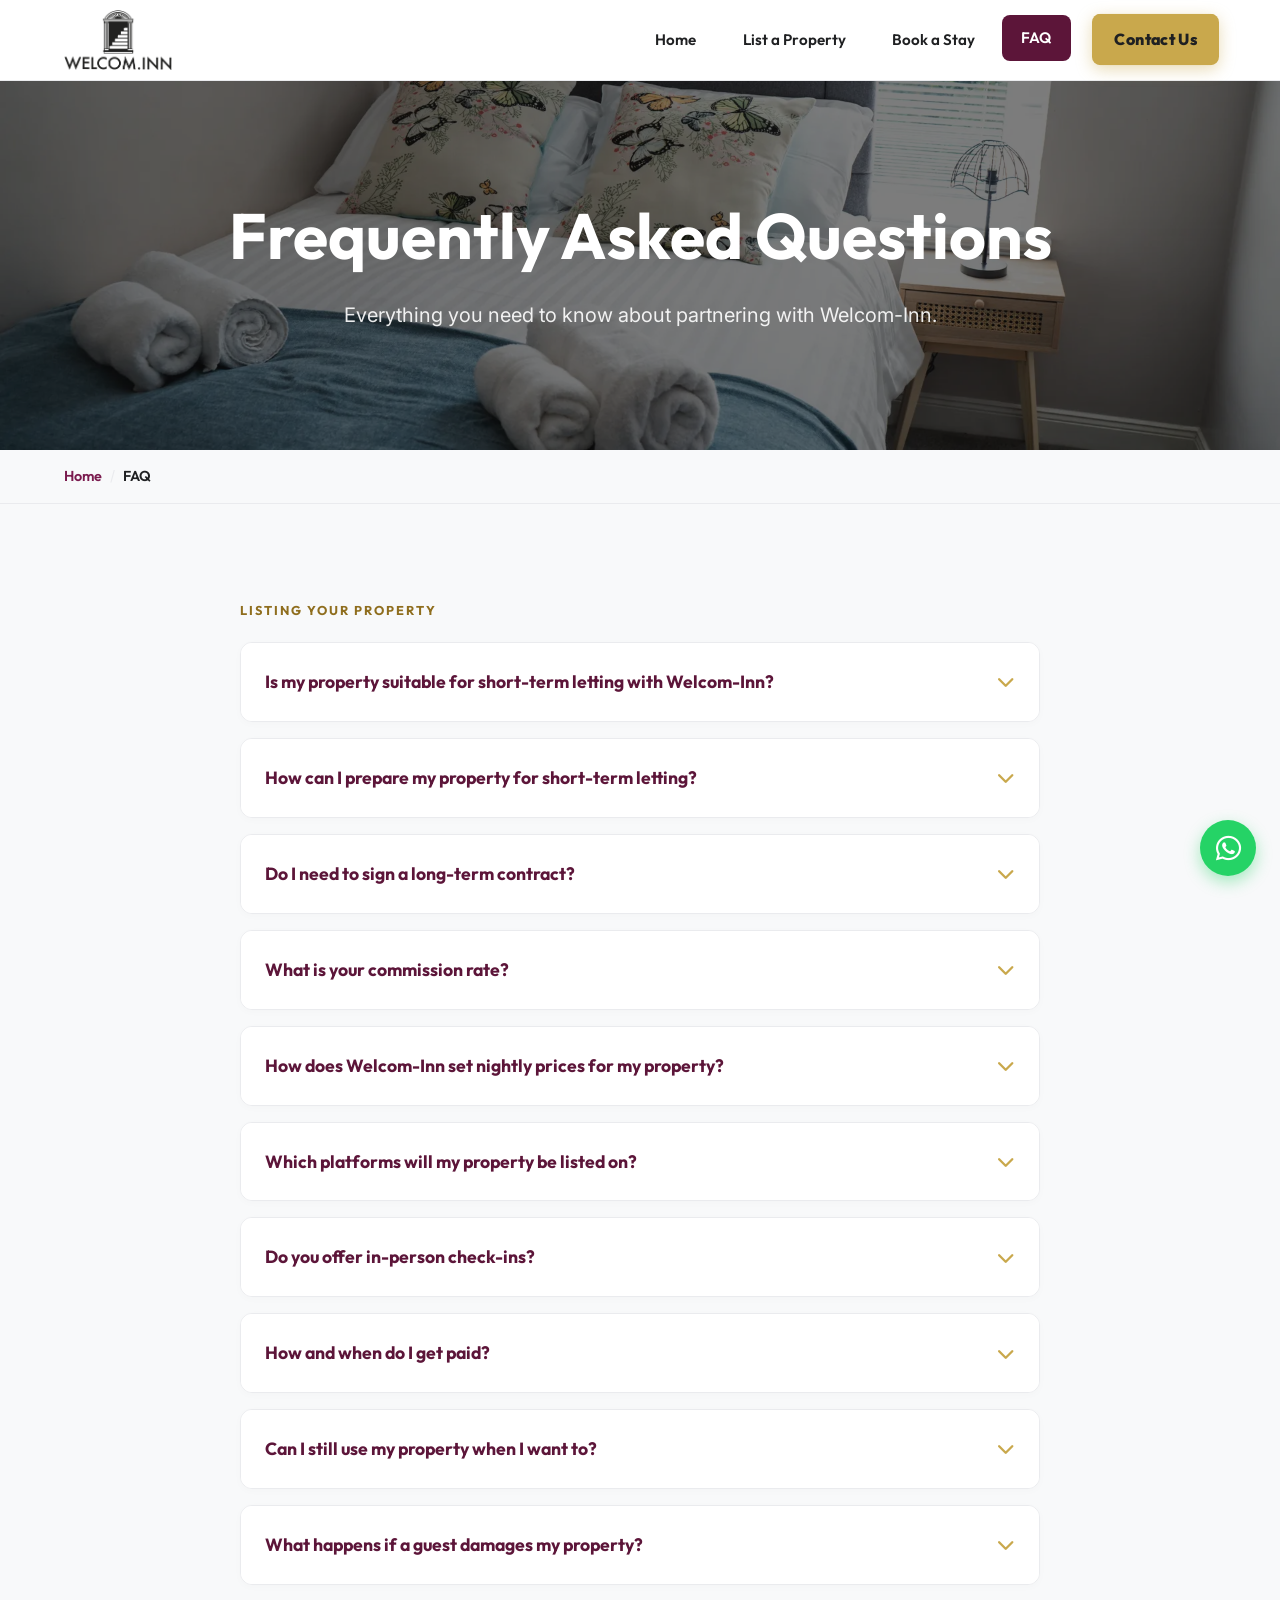
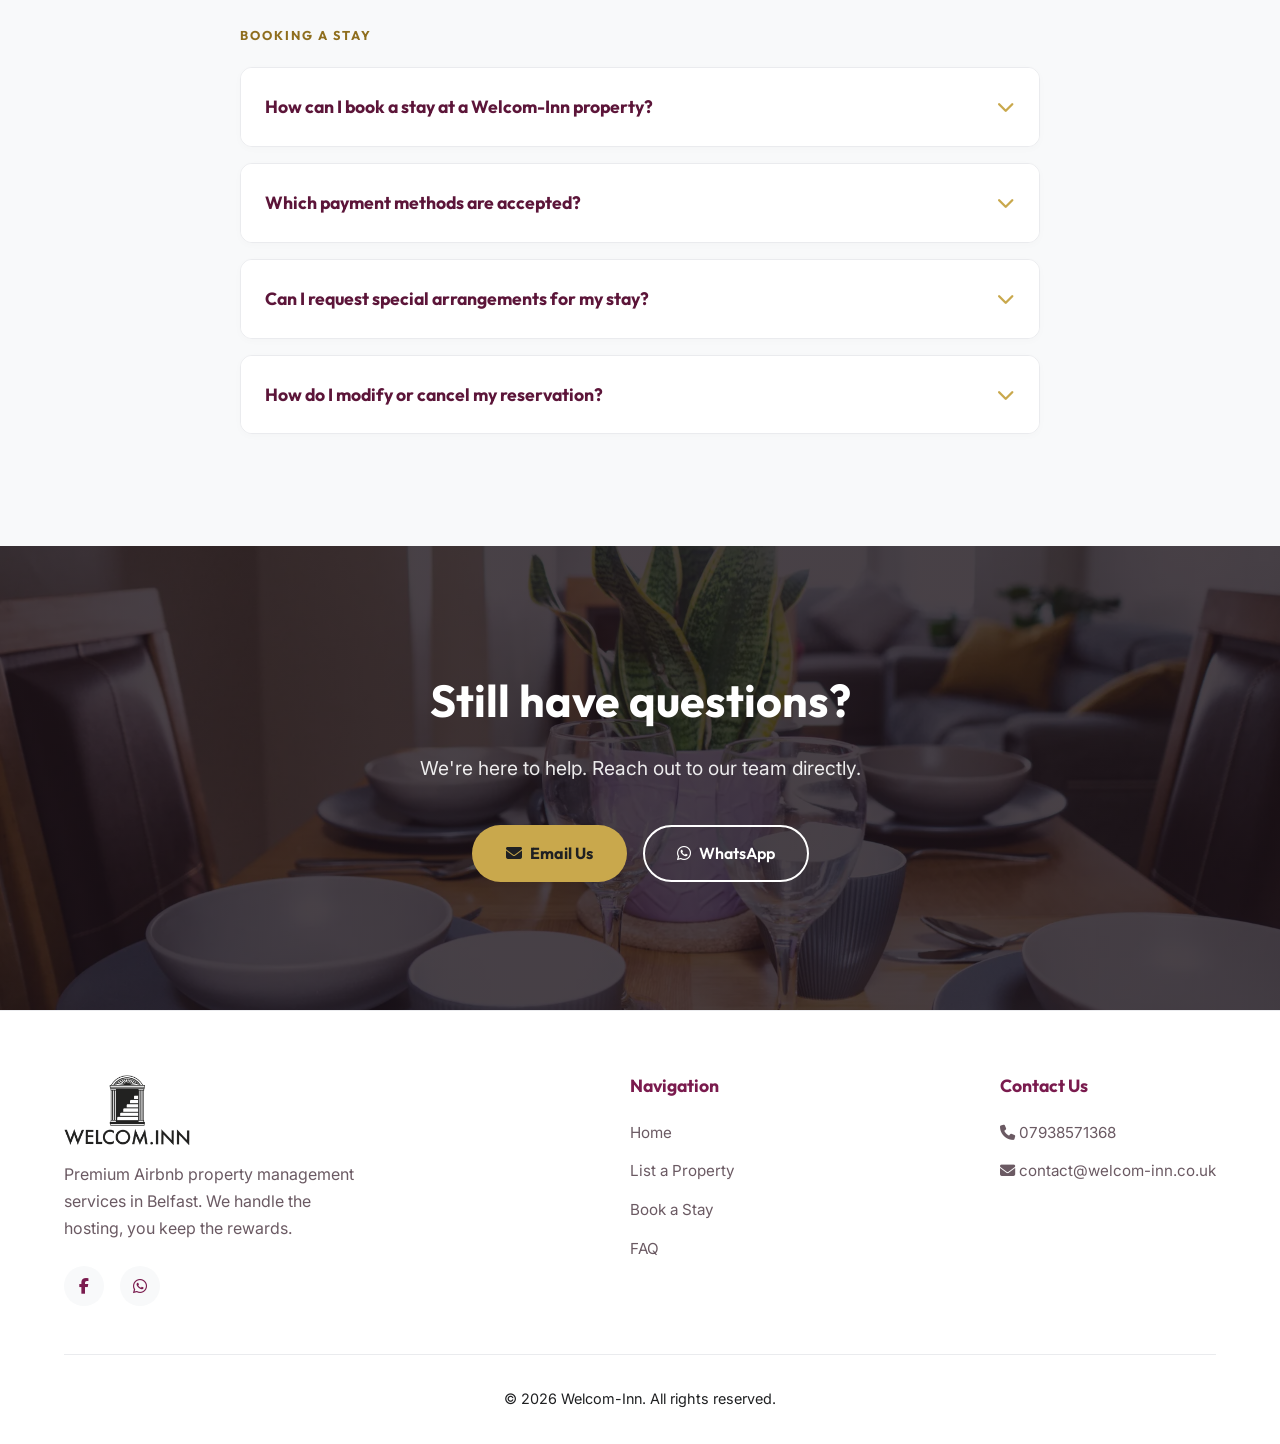
<file: faq.html>
<!DOCTYPE html>
<html lang="en-GB">
<head>
  <meta charset="UTF-8">
  <meta name="viewport" content="width=device-width, initial-scale=1.0">
  <title>Airbnb Management FAQ — Welcom-Inn Belfast</title>
  <meta name="description" content="Frequently asked questions about Welcom-Inn property management services in Belfast.">
  <link rel="canonical" href="https://dmac2112.github.io/welcom-inn/faq.html">
  <link rel="icon" href="favicon.jpg">
  <link rel="apple-touch-icon" href="favicon.jpg">
  <link rel="manifest" href="manifest.webmanifest">

  <!-- Open Graph / Social Sharing -->
  <meta property="og:title" content="Airbnb Management FAQ — Welcom-Inn Belfast">
  <meta property="og:description" content="Frequently asked questions about Welcom-Inn property management services in Belfast.">
  <meta property="og:image" content="https://dmac2112.github.io/welcom-inn/logos/black-logo.png">
  <meta property="og:url" content="https://dmac2112.github.io/welcom-inn/faq.html">
  <meta property="og:type" content="website">
  <meta name="twitter:card" content="summary_large_image">
  <meta name="twitter:title" content="Airbnb Management FAQ — Welcom-Inn Belfast">
  <meta name="twitter:description" content="Everything you need to know about partnering with Welcom-Inn.">
  <meta name="twitter:image" content="https://dmac2112.github.io/welcom-inn/logos/black-logo.png">

  <!-- Google Analytics -->
  <script async src="https://www.googletagmanager.com/gtag/js?id=G-T3C10B0TEE"></script>
  <script>
    window.dataLayer = window.dataLayer || [];
    function gtag(){dataLayer.push(arguments);}
    gtag('js', new Date());
    gtag('config', 'G-T3C10B0TEE');
  </script>

  <!-- Breadcrumb structured data -->
  <script type="application/ld+json">
  {
    "@context": "https://schema.org",
    "@type": "BreadcrumbList",
    "itemListElement": [
      {"@type": "ListItem", "position": 1, "name": "Home", "item": "https://dmac2112.github.io/welcom-inn/index.html"},
      {"@type": "ListItem", "position": 2, "name": "FAQ", "item": "https://dmac2112.github.io/welcom-inn/faq.html"}
    ]
  }
  </script>

  <!-- FAQPage structured data -->
  <script type="application/ld+json">
  {
    "@context": "https://schema.org",
    "@type": "FAQPage",
    "mainEntity": [
      {
        "@type": "Question",
        "name": "Is my property suitable for short-term letting with Welcom-Inn?",
        "acceptedAnswer": {
          "@type": "Answer",
          "text": "Most properties are suitable for short-term letting, but each one needs to comply with local regulations. We handle all the legalities on your behalf — from permits to safety standards — ensuring your property meets Belfast's requirements before we go live."
        }
      },
      {
        "@type": "Question",
        "name": "How can I prepare my property for short-term letting?",
        "acceptedAnswer": {
          "@type": "Answer",
          "text": "Get in touch with us first so we can assess the current condition of your property. From there, we assist with: cleaning and organising the space, furnishing with all the essentials guests expect, setting a competitive price point, professional photography for your listing, and establishing clear house rules and safety measures."
        }
      },
      {
        "@type": "Question",
        "name": "Do I need to sign a long-term contract?",
        "acceptedAnswer": {
          "@type": "Answer",
          "text": "No. There is no long-term contract required to work with us. You are free to withdraw from our services at any time. We do ask that you honour any bookings already confirmed during our management period, but beyond that there is no obligation to continue."
        }
      },
      {
        "@type": "Question",
        "name": "What is your commission rate?",
        "acceptedAnswer": {
          "@type": "Answer",
          "text": "Our commission ranges from 15% to 22% of the booking revenue, depending on the level of service required. There are no upfront fees — we only get paid when you get paid."
        }
      },
      {
        "@type": "Question",
        "name": "How does Welcom-Inn set nightly prices for my property?",
        "acceptedAnswer": {
          "@type": "Answer",
          "text": "We use a combination of local market knowledge, historical data, and dynamic pricing tools to keep your rates competitive. This accounts for Belfast events, seasonal demand, and competitor pricing to maximise both occupancy and revenue throughout the year."
        }
      },
      {
        "@type": "Question",
        "name": "Which platforms will my property be listed on?",
        "acceptedAnswer": {
          "@type": "Answer",
          "text": "We list and manage your property across Airbnb, Booking.com, and VRBO. We also facilitate direct bookings for guests who contact us directly through our website."
        }
      },
      {
        "@type": "Question",
        "name": "Do you offer in-person check-ins?",
        "acceptedAnswer": {
          "@type": "Answer",
          "text": "Most of our properties use secure key locker systems, so personal check-ins are not usually required. That said, if a guest requests it or special circumstances arise, we are happy to arrange a personal greeting."
        }
      },
      {
        "@type": "Question",
        "name": "How and when do I get paid?",
        "acceptedAnswer": {
          "@type": "Answer",
          "text": "You receive a detailed financial report and your payout directly to your bank account by the 5th of every month, covering the previous month's bookings."
        }
      },
      {
        "@type": "Question",
        "name": "Can I still use my property when I want to?",
        "acceptedAnswer": {
          "@type": "Answer",
          "text": "Yes — it's your property. Simply let us know your preferred dates and we will block them out in the calendar, provided they are not already reserved by a guest."
        }
      },
      {
        "@type": "Question",
        "name": "What happens if a guest damages my property?",
        "acceptedAnswer": {
          "@type": "Answer",
          "text": "We screen all guests in accordance with platform policies before confirming bookings. In the rare event that damage does occur, we handle the dispute process on your behalf through the relevant platform's resolution centre, pursuing any applicable damage claims or security deposits."
        }
      },
      {
        "@type": "Question",
        "name": "How can I book a stay at a Welcom-Inn property?",
        "acceptedAnswer": {
          "@type": "Answer",
          "text": "You can book through Airbnb, Booking.com, or VRBO. If you'd prefer to book directly or have any questions before reserving, contact us and we'll be happy to help."
        }
      },
      {
        "@type": "Question",
        "name": "Which payment methods are accepted?",
        "acceptedAnswer": {
          "@type": "Answer",
          "text": "Payment is handled directly by the booking platform you use. Most platforms accept major credit and debit cards. Check your chosen platform's payment details, or contact us if you run into any issues."
        }
      },
      {
        "@type": "Question",
        "name": "Can I request special arrangements for my stay?",
        "acceptedAnswer": {
          "@type": "Answer",
          "text": "We are happy to accommodate reasonable requests where possible. Use the additional requests field during the booking process on your chosen platform, or contact us directly before you book to discuss any specific requirements."
        }
      },
      {
        "@type": "Question",
        "name": "How do I modify or cancel my reservation?",
        "acceptedAnswer": {
          "@type": "Answer",
          "text": "Log in to your account on the platform you booked through, go to your bookings, and follow the options to modify or cancel based on the property's policy. If you need assistance, contact us directly and we will walk you through it."
        }
      }
    ]
  }
  </script>

  <meta name="theme-color" content="#5C1539">
  <link rel="preload" as="image" href="pictures/booking-picture.webp" type="image/webp">

  <link rel="preconnect" href="https://fonts.googleapis.com">
  <link rel="preconnect" href="https://fonts.gstatic.com" crossorigin>
  <link href="https://fonts.googleapis.com/css2?family=Inter:wght@300;400;500;600;700&family=Outfit:wght@300;400;500;600;700&display=swap" rel="stylesheet">
  <link rel="stylesheet" href="https://cdnjs.cloudflare.com/ajax/libs/font-awesome/6.5.1/css/all.min.css" crossorigin="anonymous" referrerpolicy="no-referrer">
  <link rel="stylesheet" href="styles.css">
</head>
<body>

  <!-- Navigation -->
  <nav class="nav" id="navbar" aria-label="Main navigation">
    <div class="container">
      <a href="index.html" class="nav__logo">
        <img src="logos/black-logo.png" alt="Welcom-Inn" width="908" height="504">
      </a>
      <button class="nav__toggle" id="mobile-menu-btn" aria-label="Toggle menu">
        <i class="fa-solid fa-bars"></i>
      </button>
      <div class="nav__links">
        <a href="index.html">Home</a>
        <a href="work.html">List a Property</a>
        <a href="properties.html">Book a Stay</a>
        <a href="faq.html" class="active" aria-current="page">FAQ</a>
        <a href="mailto:contact@welcom-inn.co.uk" class="btn btn--primary nav__cta">Contact Us</a>
      </div>
    </div>
  </nav>

  <!-- Hero Section -->
  <header class="hero" style="min-height: 50vh;">
    <picture>
      <source srcset="pictures/booking-picture.webp" type="image/webp">
      <img src="pictures/booking-picture.jpg" alt="Welcom-Inn bedroom in a Belfast rental property" class="hero__bg" style="object-position: center 50%;">
    </picture>
    <div class="container reveal">
      <h1>Frequently Asked Questions</h1>
      <p style="margin-bottom: 0;">Everything you need to know about partnering with Welcom-Inn.</p>
    </div>
  </header>

  <!-- Breadcrumb -->
  <nav class="breadcrumb" aria-label="Breadcrumb">
    <div class="container">
      <ol>
        <li><a href="index.html">Home</a></li>
        <li aria-current="page">FAQ</li>
      </ol>
    </div>
  </nav>

  <!-- FAQ Section -->
  <section class="section section--alt">
    <div class="container">
      <div class="faq-accordion reveal">

        <p class="faq-category-label">Listing Your Property</p>

        <div class="faq-item">
          <div class="faq-header" role="button" aria-expanded="false">
            Is my property suitable for short-term letting with Welcom-Inn?
            <i class="fa-solid fa-chevron-down faq-icon"></i>
          </div>
          <div class="faq-body">
            <p>Most properties are suitable for short-term letting, but each one needs to comply with local regulations. We handle all the legalities on your behalf — from permits to safety standards — ensuring your property meets Belfast's requirements before we go live.</p>
          </div>
        </div>

        <div class="faq-item">
          <div class="faq-header" role="button" aria-expanded="false">
            How can I prepare my property for short-term letting?
            <i class="fa-solid fa-chevron-down faq-icon"></i>
          </div>
          <div class="faq-body">
            <p>Get in touch with us first so we can assess the current condition of your property. From there, we assist with:</p>
            <ul style="list-style: disc; margin: 0.75rem 0 0 1.5rem; display: flex; flex-direction: column; gap: 0.4rem; color: var(--muted);">
              <li>Cleaning and organising the space</li>
              <li>Furnishing with all the essentials guests expect</li>
              <li>Setting a competitive price point that suits your goals</li>
              <li>Professional photography for your listing</li>
              <li>Establishing clear house rules and safety measures</li>
            </ul>
          </div>
        </div>

        <div class="faq-item">
          <div class="faq-header" role="button" aria-expanded="false">
            Do I need to sign a long-term contract?
            <i class="fa-solid fa-chevron-down faq-icon"></i>
          </div>
          <div class="faq-body">
            <p>No. There is no long-term contract required to work with us. You are free to withdraw from our services at any time. We do ask that you honour any bookings already confirmed during our management period, but beyond that there is no obligation to continue.</p>
          </div>
        </div>

        <div class="faq-item">
          <div class="faq-header" role="button" aria-expanded="false">
            What is your commission rate?
            <i class="fa-solid fa-chevron-down faq-icon"></i>
          </div>
          <div class="faq-body">
            <p>Our commission ranges from 15% to 22% of the booking revenue, depending on the level of service required. There are no upfront fees — we only get paid when you get paid.</p>
          </div>
        </div>

        <div class="faq-item">
          <div class="faq-header" role="button" aria-expanded="false">
            How does Welcom-Inn set nightly prices for my property?
            <i class="fa-solid fa-chevron-down faq-icon"></i>
          </div>
          <div class="faq-body">
            <p>We use a combination of local market knowledge, historical data, and dynamic pricing tools to keep your rates competitive. This accounts for Belfast events, seasonal demand, and competitor pricing to maximise both occupancy and revenue throughout the year.</p>
          </div>
        </div>

        <div class="faq-item">
          <div class="faq-header" role="button" aria-expanded="false">
            Which platforms will my property be listed on?
            <i class="fa-solid fa-chevron-down faq-icon"></i>
          </div>
          <div class="faq-body">
            <p>We list and manage your property across Airbnb, Booking.com, and VRBO. We also facilitate direct bookings for guests who contact us directly through our website.</p>
          </div>
        </div>

        <div class="faq-item">
          <div class="faq-header" role="button" aria-expanded="false">
            Do you offer in-person check-ins?
            <i class="fa-solid fa-chevron-down faq-icon"></i>
          </div>
          <div class="faq-body">
            <p>Most of our properties use secure key locker systems, so personal check-ins are not usually required. That said, if a guest requests it or special circumstances arise, we are happy to arrange a personal greeting.</p>
          </div>
        </div>

        <div class="faq-item">
          <div class="faq-header" role="button" aria-expanded="false">
            How and when do I get paid?
            <i class="fa-solid fa-chevron-down faq-icon"></i>
          </div>
          <div class="faq-body">
            <p>You receive a detailed financial report and your payout directly to your bank account by the 5th of every month, covering the previous month's bookings.</p>
          </div>
        </div>

        <div class="faq-item">
          <div class="faq-header" role="button" aria-expanded="false">
            Can I still use my property when I want to?
            <i class="fa-solid fa-chevron-down faq-icon"></i>
          </div>
          <div class="faq-body">
            <p>Yes — it's your property. Simply let us know your preferred dates and we will block them out in the calendar, provided they are not already reserved by a guest.</p>
          </div>
        </div>

        <div class="faq-item">
          <div class="faq-header" role="button" aria-expanded="false">
            What happens if a guest damages my property?
            <i class="fa-solid fa-chevron-down faq-icon"></i>
          </div>
          <div class="faq-body">
            <p>We screen all guests in accordance with platform policies before confirming bookings. In the rare event that damage does occur, we handle the dispute process on your behalf through the relevant platform's resolution centre, pursuing any applicable damage claims or security deposits.</p>
          </div>
        </div>

        <p class="faq-category-label" style="margin-top: 2.5rem;">Booking a Stay</p>

        <div class="faq-item">
          <div class="faq-header" role="button" aria-expanded="false">
            How can I book a stay at a Welcom-Inn property?
            <i class="fa-solid fa-chevron-down faq-icon"></i>
          </div>
          <div class="faq-body">
            <p>You can book through Airbnb, Booking.com, or VRBO. If you'd prefer to book directly or have any questions before reserving, contact us and we'll be happy to help.</p>
          </div>
        </div>

        <div class="faq-item">
          <div class="faq-header" role="button" aria-expanded="false">
            Which payment methods are accepted?
            <i class="fa-solid fa-chevron-down faq-icon"></i>
          </div>
          <div class="faq-body">
            <p>Payment is handled directly by the booking platform you use. Most platforms accept major credit and debit cards. Check your chosen platform's payment details, or contact us if you run into any issues.</p>
          </div>
        </div>

        <div class="faq-item">
          <div class="faq-header" role="button" aria-expanded="false">
            Can I request special arrangements for my stay?
            <i class="fa-solid fa-chevron-down faq-icon"></i>
          </div>
          <div class="faq-body">
            <p>We are happy to accommodate reasonable requests where possible. Use the additional requests field during the booking process on your chosen platform, or contact us directly before you book to discuss any specific requirements.</p>
          </div>
        </div>

        <div class="faq-item">
          <div class="faq-header" role="button" aria-expanded="false">
            How do I modify or cancel my reservation?
            <i class="fa-solid fa-chevron-down faq-icon"></i>
          </div>
          <div class="faq-body">
            <p>Log in to your account on the platform you booked through, go to your bookings, and follow the options to modify or cancel based on the property's policy. If you need assistance, contact us directly and we will walk you through it.</p>
          </div>
        </div>

      </div>
    </div>
  </section>

  <!-- CTA -->
  <section class="cta-banner reveal">
    <h2>Still have questions?</h2>
    <p>We're here to help. Reach out to our team directly.</p>
    <div class="cta-actions">
      <a href="mailto:contact@welcom-inn.co.uk" class="btn btn--gold"><i class="fa-solid fa-envelope"></i> Email Us</a>
      <a href="https://wa.me/+447938571368" target="_blank" rel="noopener noreferrer" class="btn btn--outline-white"><i class="fa-brands fa-whatsapp"></i> WhatsApp</a>
    </div>
  </section>

  <!-- Footer -->
  <footer class="footer">
    <div class="container">
      <div class="footer__top">
        <div class="footer__brand">
          <img src="logos/black-logo.png" alt="Welcom-Inn" loading="lazy" width="908" height="504">
          <p>Premium Airbnb property management services in Belfast. We handle the hosting, you keep the rewards.</p>
          <div class="footer__socials">
            <a href="https://www.facebook.com/welcom.inn" target="_blank" rel="noopener noreferrer" aria-label="Facebook"><i class="fa-brands fa-facebook-f"></i></a>
            <a href="https://wa.me/+447938571368" target="_blank" rel="noopener noreferrer" aria-label="WhatsApp"><i class="fa-brands fa-whatsapp"></i></a>
          </div>
        </div>
        
        <div class="footer__links">
          <h4>Navigation</h4>
          <ul>
            <li><a href="index.html">Home</a></li>
            <li><a href="work.html">List a Property</a></li>
            <li><a href="properties.html">Book a Stay</a></li>
            <li><a href="faq.html">FAQ</a></li>
          </ul>
        </div>
        
        <div class="footer__links">
          <h4>Contact Us</h4>
          <ul>
            <li><a href="tel:+447938571368"><i class="fa-solid fa-phone"></i> 07938571368</a></li>
            <li><a href="mailto:contact@welcom-inn.co.uk"><i class="fa-solid fa-envelope"></i> contact@welcom-inn.co.uk</a></li>
          </ul>
        </div>
      </div>
      
      <div class="footer__bottom">
        <p>&copy; 2026 Welcom-Inn. All rights reserved.</p>
      </div>
    </div>
  </footer>

  <a href="https://wa.me/+447938571368" class="whatsapp-float" target="_blank" rel="noopener noreferrer" aria-label="Contact us on WhatsApp">
    <i class="fa-brands fa-whatsapp"></i>
  </a>

  <script src="main.js"></script>
</body>
</html>
</file>
<file: styles.css>
/* =============================================
   WELCOM-INN 2026 — Design System
   Palette: White, Deep Plum, Gold Accent
   ============================================= */

:root {
  --plum:        #7A1B4E;
  --plum-dark:   #5C1539;
  --plum-light:  #9B2D64;
  --gold:        #C9A84C;
  --gold-light:  #E8C66A;
  --gold-text:   #8F6E1E; /* darkened for WCAG AA 4.5:1 on white & surface */
  --white:       #ffffff;
  --surface:     #f8f9fa;
  --text:        #1f2022;
  --muted:       #6B5A63;
  --border:      #eaebee;
  --shadow:      0 4px 24px rgba(0,0,0,0.06);
  --shadow-hover: 0 12px 32px rgba(0,0,0,0.12);
  --radius:      12px;
  --radius-lg:   20px;
  --transition:  0.25s ease;
}

*, *::before, *::after { box-sizing: border-box; margin: 0; padding: 0; }

:focus-visible { outline: 3px solid var(--plum); outline-offset: 3px; }

html { scroll-behavior: smooth; font-size: 16px; }

body {
  font-family: 'Inter', sans-serif;
  color: var(--text);
  background: var(--white);
  line-height: 1.7;
  overflow-x: hidden;
}

img { max-width: 100%; display: block; }
a { color: inherit; text-decoration: none; }
ul { list-style: none; }

/* ── Typography ── */
h1, h2, h3, h4, h5, h6 { font-family: 'Outfit', sans-serif; line-height: 1.2; font-weight: 700; color: var(--plum-dark); }
h1 { font-size: clamp(2.5rem, 5vw, 4rem); }
h2 { font-size: clamp(1.8rem, 4vw, 2.8rem); }
h3 { font-size: 1.4rem; }
h4 { font-size: 1.1rem; }
p  { color: var(--text); }

/* ── Layout ── */
.container { max-width: 1200px; margin: 0 auto; padding: 0 1.5rem; }
.section { padding: 6rem 0; }
.section--alt { background: var(--surface); }
.section--dark { background: var(--plum-dark); color: var(--white); }
.section--dark h2, .section--dark h3 { color: var(--white); }
.section--dark p { color: rgba(255,255,255,0.85); }

.section-header { text-align: center; max-width: 700px; margin: 0 auto 4rem; }
.section-header h2 { margin-bottom: 1rem; }
.section-header p { color: var(--muted); font-size: 1.1rem; }

.section-eyebrow {
  color: var(--gold-text);
  font-weight: 600;
  text-transform: uppercase;
  font-size: 0.9rem;
  letter-spacing: 1px;
  display: block;
  margin-bottom: 0.5rem;
}

/* ── Buttons ── */
.btn {
  display: inline-flex;
  align-items: center;
  justify-content: center;
  gap: 0.5rem;
  padding: 0.8rem 2rem;
  border-radius: 50px;
  font-family: 'Outfit', sans-serif;
  font-weight: 600;
  font-size: 1rem;
  cursor: pointer;
  border: 2px solid transparent;
  transition: transform var(--transition), box-shadow var(--transition), background var(--transition), color var(--transition);
}
.btn:hover { transform: translateY(-2px); box-shadow: var(--shadow-hover); }

.btn--primary { background: var(--plum); color: var(--white); }
.btn--primary:hover { background: var(--plum-dark); color: var(--white); }

.btn--gold { background: var(--gold); color: var(--text); font-weight: 700; }
.btn--gold:hover { background: var(--gold-light); color: var(--text); }

.btn--outline { background: transparent; color: var(--plum); border-color: var(--plum); }
.btn--outline:hover { background: var(--plum); color: var(--white); }

.btn--outline-white { background: transparent; color: var(--white); border-color: var(--white); }
.btn--outline-white:hover { background: var(--white); color: var(--plum-dark); }

/* ── Navigation ── */
.nav {
  position: fixed;
  top: 0; left: 0; right: 0;
  z-index: 1000;
  background: var(--white);
  border-bottom: 1px solid var(--border);
  transition: box-shadow var(--transition), transform 0.3s ease;
}
.nav.scrolled { box-shadow: var(--shadow); }
@media (max-width: 900px) {
  .nav--hidden { transform: translateY(-100%); }
}

.nav .container {
  display: flex;
  align-items: center;
  justify-content: space-between;
  height: 80px;
}

.nav__logo img { height: 60px; width: auto; object-fit: contain; }

.nav__toggle {
  display: none;
  font-size: 1.8rem;
  color: var(--plum-dark);
  cursor: pointer;
  background: none;
  border: none;
}

.nav__links { display: flex; align-items: center; gap: 0.5rem; }
.nav__links a {
  padding: 0.6rem 1.2rem;
  font-size: 0.95rem;
  font-family: 'Outfit', sans-serif;
  font-weight: 600;
  color: var(--text);
  border-radius: 8px;
  transition: color var(--transition), background var(--transition), transform var(--transition);
}
.nav__links a:not(.nav__cta):hover, .nav__links a.active:not(.nav__cta) { 
  color: var(--white); 
  background: var(--plum-dark); 
  transform: translateY(-2px);
}

.nav__cta { 
  margin-left: 1rem; 
  background: var(--gold) !important;
  color: var(--text) !important;
  font-weight: 800 !important;
  box-shadow: 0 4px 15px rgba(201, 168, 76, 0.4);
  transform: scale(1.05);
}
.nav__cta:hover {
  background: var(--gold-light) !important;
  box-shadow: 0 8px 25px rgba(201, 168, 76, 0.6);
  transform: scale(1.1) translateY(-2px);
}

/* ── Hero Section ── */
.hero {
  position: relative;
  min-height: 90vh;
  display: flex;
  align-items: center;
  padding-top: 80px; /* Offset for nav */
  background: #111;
  color: var(--white);
  overflow: hidden;
}

.hero__bg {
  position: absolute;
  top: 0; left: 0; width: 100%; height: 100%;
  object-fit: cover;
  opacity: 0.45;
  z-index: 1;
}

.hero .container {
  position: relative;
  z-index: 2;
  display: flex;
  flex-direction: column;
  align-items: center;
  text-align: center;
  max-width: 900px;
}

.hero h1 { color: var(--white); margin-bottom: 1.5rem; }
.hero p { color: rgba(255,255,255,0.9); font-size: 1.25rem; margin-bottom: 2.5rem; max-width: 700px; }
.hero__actions { display: flex; gap: 1rem; justify-content: center; flex-wrap: wrap; }

/* ── Trust Bar ── */
.trust-bar {
  background: var(--surface);
  padding: 2.5rem 0;
  border-bottom: 1px solid var(--border);
}
.trust-bar .container {
  display: flex;
  align-items: center;
  justify-content: center;
  gap: 4rem;
  flex-wrap: wrap;
}
.trust-bar__logos { display: flex; align-items: center; gap: 4rem; }
.trust-bar img { height: 35px; width: auto; opacity: 0.7; filter: grayscale(100%); transition: all var(--transition); }
.trust-bar img:hover { opacity: 1; filter: grayscale(0%); }
.trust-bar__label {
  color: var(--muted);
  text-transform: uppercase;
  letter-spacing: 2px;
  font-size: 0.9rem;
  font-weight: 600;
  margin: 0;
}

/* ── About Split Section ── */
.split-section {
  display: flex;
  align-items: center;
  gap: 4rem;
}
.split-section--reverse { flex-direction: row-reverse; }
.split-section__content { flex: 1; }
.split-section__content h2 { margin-bottom: 1.5rem; }
.split-section__content p { margin-bottom: 1.5rem; font-size: 1.1rem; }

.split-section__image { flex: 1; position: relative; }
.split-section__image img {
  width: 100%;
  border-radius: var(--radius);
  box-shadow: var(--shadow);
}

/* ── Services Grid ── */
.services-grid {
  display: grid;
  grid-template-columns: repeat(auto-fit, minmax(320px, 1fr));
  gap: 2rem;
}
.service-card {
  background: var(--white);
  padding: 2.5rem;
  border-radius: var(--radius);
  border: 1px solid var(--border);
  box-shadow: 0 2px 8px rgba(0,0,0,0.02);
  transition: transform var(--transition), box-shadow var(--transition);
}
.service-card:hover { transform: translateY(-5px); box-shadow: var(--shadow-hover); }
.service-card i { font-size: 2.5rem; color: var(--gold); margin-bottom: 1.5rem; }
.service-card h3 { margin-bottom: 1rem; color: var(--plum); }

/* ── Properties Grid ── */
.properties-grid {
  display: grid;
  grid-template-columns: repeat(auto-fit, minmax(340px, 1fr));
  gap: 2.5rem;
}
.property-card {
  background: var(--white);
  border-radius: var(--radius);
  overflow: hidden;
  box-shadow: var(--shadow);
  border: 1px solid var(--border);
  transition: transform var(--transition);
}
.property-card:hover { transform: translateY(-5px); }
.property-card__img { height: 240px; overflow: hidden; cursor: pointer; }
.property-card__img img { width: 100%; height: 100%; object-fit: cover; transition: transform 0.5s ease; }
.property-card:hover .property-card__img img { transform: scale(1.05); }
.property-card__title { cursor: pointer; }
.property-card__title:hover { color: var(--plum-light); }
.property-card__content { padding: 2rem; }
.property-card__content h3 { margin-bottom: 0.5rem; color: var(--plum); }
.property-card__meta { display: flex; gap: 1rem; color: var(--muted); font-size: 0.9rem; margin-bottom: 1.5rem; }
.property-card__meta span { display: flex; align-items: center; gap: 0.4rem; }
.property-card__actions { display: flex; gap: 1rem; }

/* ── Reviews ── */
.reviews-grid {
  display: grid;
  grid-template-columns: repeat(auto-fit, minmax(300px, 1fr));
  gap: 2rem;
}
.review-card {
  background: var(--surface);
  padding: 2rem;
  border-radius: var(--radius);
  border: 1px solid var(--border);
}
.review-card__stars { color: var(--gold); margin-bottom: 1rem; font-size: 1.2rem; }
.review-card p { font-style: italic; margin-bottom: 1.5rem; font-size: 1.05rem; }
.review-card__author { font-weight: 600; font-family: 'Outfit', sans-serif; color: var(--plum); }

/* ── Review Screenshots ── */
.reviews-screenshots {
  display: grid;
  grid-template-columns: repeat(auto-fit, minmax(320px, 1fr));
  gap: 2rem;
}
.review-screenshot {
  position: relative;
  display: block;
  background: var(--white);
  border-radius: var(--radius);
  overflow: hidden;
  border: 1px solid var(--border);
  transition: var(--transition);
  text-decoration: none;
}
.review-screenshot:hover {
  transform: translateY(-4px);
  box-shadow: var(--shadow);
}
.review-screenshot img {
  width: 100%;
  height: auto;
  display: block;
}
.review-screenshot__cta {
  display: flex;
  align-items: center;
  justify-content: center;
  gap: 0.5rem;
  padding: 1rem;
  background: var(--plum);
  color: var(--white);
  font-weight: 600;
  font-family: 'Outfit', sans-serif;
}

/* ── Stats Bar ── */
.stats-bar {
  background: var(--plum);
  color: var(--white);
  padding: 3rem 0;
}
.stats-bar__grid {
  display: grid;
  grid-template-columns: repeat(4, 1fr);
  gap: 2rem;
  text-align: center;
}
.stats-bar__num {
  font-family: 'Outfit', sans-serif;
  font-size: 3rem;
  font-weight: 700;
  color: var(--gold);
  line-height: 1;
  margin-bottom: 0.5rem;
}
.stats-bar__num span {
  font-size: 1.5rem;
  margin-left: 0.25rem;
}
.stats-bar__label {
  text-transform: uppercase;
  letter-spacing: 1.5px;
  font-size: 0.85rem;
  color: var(--white);
  opacity: 0.85;
}
@media (max-width: 768px) {
  .stats-bar__grid { grid-template-columns: repeat(2, 1fr); gap: 2rem 1rem; }
  .stats-bar__num { font-size: 2.25rem; }
  .stats-bar__num span { font-size: 1.2rem; }
  .stats-bar__label { font-size: 0.75rem; }
}

/* ── CTA Banner ── */
.cta-banner {
  background: linear-gradient(rgba(26, 17, 24, 0.8), rgba(26, 17, 24, 0.8)), url('pictures/cta-picture.webp') center/cover no-repeat;
  text-align: center;
  padding: 8rem 1.5rem;
  color: var(--white);
  width: 100%;
}
.cta-banner h2 { color: var(--white); margin-bottom: 1.5rem; }
.cta-banner p { color: rgba(255,255,255,0.9); font-size: 1.2rem; margin-bottom: 2.5rem; }
.cta-actions {
  display: flex;
  gap: 1rem;
  justify-content: center;
  flex-wrap: wrap;
}

/* ── Pricing Grid (2-col desktop, 1-col mobile) ── */
.pricing-grid {
  display: grid;
  grid-template-columns: repeat(2, 1fr);
  gap: 2rem;
  max-width: 860px;
  margin: 0 auto;
}
@media (max-width: 640px) {
  .pricing-grid { grid-template-columns: 1fr; }
}

/* ── Platform Review Cards ── */
.platform-reviews {
  display: grid;
  grid-template-columns: repeat(3, 1fr);
  gap: 2rem;
  margin-bottom: 1.5rem;
}
.platform-card {
  background: var(--white);
  border: 1px solid var(--border);
  border-radius: var(--radius);
  padding: 2rem 1.5rem;
  text-align: center;
  display: flex;
  flex-direction: column;
  align-items: center;
  gap: 1rem;
  transition: var(--transition);
}
.platform-card:hover {
  box-shadow: var(--shadow);
  transform: translateY(-3px);
}
.platform-card img {
  height: 32px;
  object-fit: contain;
}
.platform-card__score {
  font-family: 'Outfit', sans-serif;
  font-size: 2rem;
  font-weight: 700;
  color: var(--gold-text);
  line-height: 1;
}
.platform-card__score small {
  font-size: 0.9rem;
  color: var(--muted);
  font-weight: 400;
}
.platform-card__stars {
  color: var(--gold);
  font-size: 1.1rem;
  letter-spacing: 2px;
}
.platform-card__label {
  font-size: 0.85rem;
  color: var(--muted);
  text-transform: uppercase;
  letter-spacing: 1px;
}
@media (max-width: 768px) {
  .platform-reviews { grid-template-columns: 1fr; gap: 1rem; }
}

/* ── Footer ── */
.footer {
  background: var(--white);
  border-top: 1px solid var(--border);
  padding: 4rem 0 2rem;
}
.footer__top {
  display: flex;
  justify-content: space-between;
  align-items: flex-start;
  flex-wrap: wrap;
  gap: 3rem;
  margin-bottom: 3rem;
}
.footer__brand img { height: 70px; width: auto; margin-bottom: 1rem; }
.footer__brand p { color: var(--muted); max-width: 300px; }
.footer__links h4 { margin-bottom: 1.5rem; color: var(--plum); }
.footer__links ul { display: flex; flex-direction: column; gap: 0.8rem; }
.footer__links li { color: var(--muted); font-size: 0.95rem; }
.footer__links a { color: var(--muted); transition: color var(--transition); }
.footer__links a:hover { color: var(--plum); }
.footer__socials { display: flex; gap: 1rem; margin-top: 1.5rem; }
.footer__socials a { width: 40px; height: 40px; border-radius: 50%; background: var(--surface); display: flex; align-items: center; justify-content: center; color: var(--plum); transition: all var(--transition); }
.footer__socials a:hover { background: var(--plum); color: var(--white); }

.footer__bottom {
  text-align: center;
  padding-top: 2rem;
  border-top: 1px solid var(--border);
  color: var(--muted);
  font-size: 0.9rem;
}

/* ── FAQ Accordion ── */
.faq-accordion { max-width: 800px; margin: 0 auto; }
.faq-category-label {
  font-family: 'Outfit', sans-serif;
  font-weight: 700;
  font-size: 0.8rem;
  text-transform: uppercase;
  letter-spacing: 2px;
  color: var(--gold-text);
  margin-bottom: 1.25rem;
  display: block;
}
.faq-item {
  border: 1px solid var(--border);
  border-radius: var(--radius);
  margin-bottom: 1rem;
  background: var(--white);
  overflow: hidden;
  box-shadow: 0 2px 8px rgba(0,0,0,0.02);
  transition: box-shadow var(--transition), border-color var(--transition);
}
.faq-item:hover {
  box-shadow: var(--shadow);
  border-color: var(--plum);
}
.faq-header {
  padding: 1.5rem;
  cursor: pointer;
  display: flex;
  justify-content: space-between;
  align-items: center;
  font-weight: 700;
  font-family: 'Outfit', sans-serif;
  color: var(--plum-dark);
  background: var(--white);
  font-size: 1.1rem;
  transition: background var(--transition), color var(--transition);
}
.faq-item.active .faq-header {
  background: var(--plum-dark);
  color: var(--white);
}
.faq-body {
  padding: 0 1.5rem;
  max-height: 0;
  overflow: hidden;
  background: var(--surface);
  transition: max-height 0.15s ease, padding 0.15s ease;
}
.faq-item.active .faq-body {
  padding: 1.5rem;
  max-height: 800px;
}
.faq-icon {
  transition: transform 0.15s ease;
  color: var(--gold);
}
.faq-item.active .faq-icon {
  transform: rotate(180deg);
}

/* ── Property Modals ── */
.modal-overlay {
  position: fixed;
  top: 0; left: 0; right: 0; bottom: 0;
  background: rgba(0, 0, 0, 0.85);
  z-index: 2000;
  display: flex;
  align-items: center;
  justify-content: center;
  opacity: 0;
  visibility: hidden;
  transition: opacity 0.3s ease, visibility 0.3s ease;
}
.modal-overlay.active {
  opacity: 1;
  visibility: visible;
}
.modal-content {
  background: var(--white);
  width: 90%;
  max-width: 1000px;
  max-height: 90vh;
  border-radius: var(--radius-lg);
  position: relative;
  overflow-y: auto;
  box-shadow: 0 20px 40px rgba(0,0,0,0.3);
  transform: scale(0.95);
  transition: transform 0.3s ease;
}

/* ── Rich Modal Content ── */
.modal-info {
  padding: 2rem;
}
.modal-info__header {
  margin-bottom: 1rem;
}
.modal-info__header h2 {
  font-family: 'Outfit', sans-serif;
  color: var(--plum-dark);
  font-size: 1.6rem;
  margin-bottom: 0.25rem;
}
.modal-info__sub {
  color: var(--gold-text);
  font-weight: 600;
  font-size: 0.9rem;
  text-transform: uppercase;
  letter-spacing: 1px;
}
.modal-info__desc {
  color: var(--muted);
  font-size: 0.95rem;
  line-height: 1.7;
  margin-bottom: 1.75rem;
}
.modal-features {
  display: grid;
  grid-template-columns: repeat(3, 1fr);
  gap: 1.5rem;
  margin-bottom: 1.75rem;
  padding-bottom: 1.75rem;
  border-bottom: 1px solid var(--border);
}
.modal-features ul {
  list-style: none;
  display: flex;
  flex-direction: column;
  gap: 0.4rem;
}
.modal-features li {
  font-size: 0.9rem;
  color: var(--text);
  line-height: 1.4;
}
.modal-features li b {
  color: var(--plum);
}
.modal-platforms {
  display: flex;
  align-items: center;
  gap: 1.5rem;
  flex-wrap: wrap;
}
.modal-platforms a img {
  height: 28px;
  opacity: 0.75;
  transition: opacity var(--transition);
}
.modal-platforms a:hover img {
  opacity: 1;
}
@media (max-width: 640px) {
  .modal-features { grid-template-columns: 1fr 1fr; gap: 1rem; }
  .modal-features ul:first-child { grid-column: 1 / -1; }
  .modal-info { padding: 1.25rem; }
}
.modal-overlay.active .modal-content {
  transform: scale(1);
}
.modal-close {
  position: absolute;
  top: 15px; right: 15px;
  width: 40px; height: 40px;
  background: rgba(0,0,0,0.5);
  color: var(--white);
  border: none;
  border-radius: 50%;
  font-size: 1.2rem;
  cursor: pointer;
  z-index: 10;
  display: flex; align-items: center; justify-content: center;
  transition: background 0.2s;
}
.modal-close:hover { background: rgba(0,0,0,0.8); }

.slider-container {
  position: relative;
  width: 100%;
  background: #000;
}
.slider-images {
  display: flex;
  overflow-x: auto;
  scroll-snap-type: x mandatory;
  scroll-behavior: smooth;
  scrollbar-width: none; /* Firefox */
}
.slider-images::-webkit-scrollbar { display: none; }
.slider-images > img {
  width: 100%;
  flex-shrink: 0;
  scroll-snap-align: center;
  max-height: 70vh;
  object-fit: contain;
}
.slider-btn {
  position: absolute;
  top: 50%; transform: translateY(-50%);
  width: 50px; height: 50px;
  background: rgba(255,255,255,0.9);
  color: var(--plum-dark);
  border: none;
  border-radius: 50%;
  font-size: 1.5rem;
  cursor: pointer;
  z-index: 5;
  display: flex; align-items: center; justify-content: center;
  box-shadow: var(--shadow);
  transition: background 0.2s, color 0.2s;
}
.slider-btn:hover { background: var(--plum); color: var(--white); }
.slider-prev { left: 15px; }
.slider-next { right: 15px; }

/* ── Breadcrumbs ── */
.breadcrumb {
  background: var(--surface);
  border-bottom: 1px solid var(--border);
  padding: 0.9rem 0;
  font-size: 0.9rem;
}
.breadcrumb ol {
  display: flex;
  flex-wrap: wrap;
  gap: 0.5rem;
  align-items: center;
  list-style: none;
}
.breadcrumb li { color: var(--muted); }
.breadcrumb li:not(:last-child)::after {
  content: '/';
  margin-left: 0.5rem;
  color: var(--border);
}
.breadcrumb a {
  color: var(--plum);
  font-family: 'Outfit', sans-serif;
  font-weight: 600;
  transition: color var(--transition);
}
.breadcrumb a:hover { color: var(--plum-dark); text-decoration: underline; }
.breadcrumb li[aria-current="page"] {
  color: var(--text);
  font-family: 'Outfit', sans-serif;
  font-weight: 600;
}

/* ── How It Works Process Steps ── */
.process-steps {
  display: grid;
  grid-template-columns: repeat(auto-fit, minmax(220px, 1fr));
  gap: 2rem;
  counter-reset: step;
}
.process-step {
  position: relative;
  background: var(--white);
  padding: 2.5rem 1.5rem 2rem;
  border-radius: var(--radius);
  border: 1px solid var(--border);
  text-align: center;
  transition: transform var(--transition), box-shadow var(--transition);
}
.process-step:hover { transform: translateY(-5px); box-shadow: var(--shadow-hover); }
.process-step__num {
  position: absolute;
  top: -22px;
  left: 50%;
  transform: translateX(-50%);
  width: 44px;
  height: 44px;
  border-radius: 50%;
  background: var(--gold);
  color: var(--plum-dark);
  font-family: 'Outfit', sans-serif;
  font-weight: 800;
  font-size: 1.2rem;
  display: flex;
  align-items: center;
  justify-content: center;
  box-shadow: 0 4px 12px rgba(201, 168, 76, 0.4);
}
.process-step h3 { margin: 0.5rem 0 0.75rem; color: var(--plum); font-size: 1.2rem; }
.process-step p { color: var(--muted); font-size: 0.95rem; }

/* ── WhatsApp Floating Button ── */
.whatsapp-float {
  position: fixed;
  bottom: 1.5rem;
  right: 1.5rem;
  width: 56px;
  height: 56px;
  border-radius: 50%;
  background: #25D366;
  color: var(--white);
  display: flex;
  align-items: center;
  justify-content: center;
  font-size: 1.8rem;
  box-shadow: 0 6px 16px rgba(37, 211, 102, 0.4);
  z-index: 999;
  transition: transform var(--transition), box-shadow var(--transition);
}
.whatsapp-float:hover {
  transform: translateY(-3px) scale(1.05);
  box-shadow: 0 10px 24px rgba(37, 211, 102, 0.55);
  color: var(--white);
}
@media (max-width: 768px) {
  .whatsapp-float { width: 48px; height: 48px; font-size: 1.5rem; bottom: 1rem; right: 1rem; }
}

/* ── Animations ── */
.reveal {
  opacity: 0;
  transform: translateY(30px);
  transition: all 0.8s cubic-bezier(0.16, 1, 0.3, 1);
}
.reveal.active {
  opacity: 1;
  transform: translateY(0);
}

/* ── Responsive ── */
@media (max-width: 900px) {
  .nav__toggle { display: block; }
  
  .nav__links {
    position: fixed;
    top: 80px;
    left: 100%;
    width: 100%;
    height: calc(100vh - 80px);
    background: var(--white);
    flex-direction: column;
    align-items: center;
    padding-top: 2rem;
    gap: 1.5rem;
    transition: left 0.3s ease;
    box-shadow: inset 0 4px 10px rgba(0,0,0,0.05);
  }
  
  .nav__links.active { left: 0; }
  
  .nav__links a { font-size: 1.2rem; padding: 1rem 2rem; width: 80%; text-align: center; }
  .nav__cta { margin-left: 0; margin-top: 1rem; width: 80%; text-align: center; }

  .split-section,
  .split-section--reverse { flex-direction: column; gap: 2.5rem; }
  .split-section__content { text-align: center; }
  .split-section__image { width: 100%; }
}

@media (max-width: 768px) {
  .hero { padding-bottom: 2rem; }
  .hero .container > img { height: 65px !important; margin-bottom: 1rem !important; }
  .hero h1 { font-size: 1.8rem; margin-bottom: 1rem; }
  .hero p { font-size: 0.95rem; margin-bottom: 1.5rem; }
  .section { padding: 4rem 0; }
  .cta-banner { padding: 4rem 1.5rem; }
  .footer { padding: 2rem 0 1rem; }
  .footer__top { flex-direction: column; align-items: stretch; text-align: center; gap: 0.75rem; margin-bottom: 0.75rem; }
  .footer__brand p { font-size: 0.85rem; }
  .footer__links h4 { margin-bottom: 0.5rem; }
  .footer__links ul { gap: 0.3rem; }
  .footer__bottom { padding-top: 0.75rem; font-size: 0.8rem; white-space: nowrap; }
  .footer__brand img { margin: 0 auto 1.25rem; height: 55px; }
  .footer__brand p { max-width: 100%; }
  .footer__links { text-align: center; }
  .footer__links h4 { margin-bottom: 0.6rem; }
  .footer__links ul { gap: 0.4rem; }
  .footer__links a { display: block; text-align: center; }
  .footer__links li { text-align: center; }
  .footer__socials { justify-content: center; margin-top: 0.75rem; }
  .footer__bottom { padding-top: 1rem; }
  .property-card__img { height: 200px; }
  .trust-bar .container { flex-direction: column; gap: 1rem; }
  .trust-bar .container .trust-bar__label { width: 100%; text-align: center; margin-bottom: 0; }
  .trust-bar__logos { display: flex; align-items: center; justify-content: center; gap: 2rem; flex-wrap: nowrap; }
  .trust-bar img { height: 28px; width: auto; }
}
</file>
